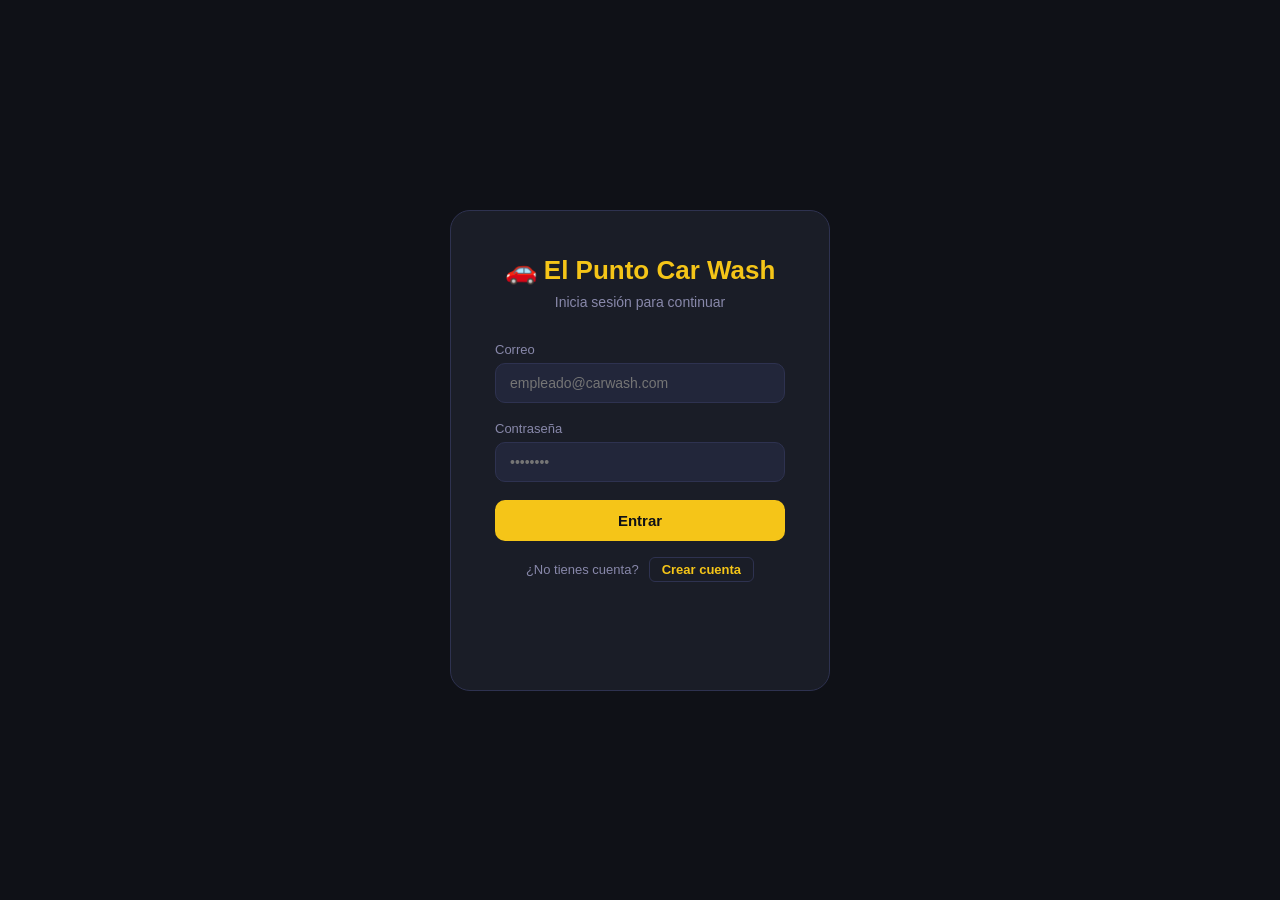
<file: carwash/index.html>
<!DOCTYPE html>
<html lang="es">
<head>
  <meta charset="UTF-8">
  <meta name="viewport" content="width=device-width, initial-scale=1.0">
  <title>Car Wash — Login</title>
  <link rel="stylesheet" href="css/styles.css">
</head>
<body class="login-page">

  <div class="login-card">
    <h1>🚗 El Punto Car Wash</h1>
    <p class="subtitle" id="login-subtitle">Inicia sesión para continuar</p>

    <div class="form-group">
      <label>Correo</label>
      <input type="email" id="email" placeholder="empleado@carwash.com">
    </div>

    <div class="form-group">
      <label>Contraseña</label>
      <input type="password" id="password" placeholder="••••••••">
    </div>

    <button id="btn-principal">Entrar</button>

    <div class="login-separador">
      <span>¿No tienes cuenta?</span>
      <button id="btn-toggle" class="btn-toggle">Crear cuenta</button>
    </div>

    <p id="error-msg" class="error-msg"></p>
    <p id="success-msg" class="success-msg"></p>
  </div>

  <script type="module">
    import { supabase } from './js/supabaseClient.js';

    let modo = 'login'; // 'login' o 'registro'

    const btnPrincipal = document.getElementById('btn-principal');
    const btnToggle    = document.getElementById('btn-toggle');
    const errMsg       = document.getElementById('error-msg');
    const okMsg        = document.getElementById('success-msg');
    const subtitle     = document.getElementById('login-subtitle');

    // Alternar entre login y registro
    btnToggle.addEventListener('click', () => {
      errMsg.textContent = '';
      okMsg.textContent  = '';
      if (modo === 'login') {
        modo = 'registro';
        subtitle.textContent    = 'Crea tu cuenta';
        btnPrincipal.textContent = 'Crear cuenta';
        btnToggle.textContent   = 'Ya tengo cuenta';
      } else {
        modo = 'login';
        subtitle.textContent    = 'Inicia sesión para continuar';
        btnPrincipal.textContent = 'Entrar';
        btnToggle.textContent   = 'Crear cuenta';
      }
    });

    // Acción principal
    btnPrincipal.addEventListener('click', async () => {
      const email    = document.getElementById('email').value.trim();
      const password = document.getElementById('password').value;
      errMsg.textContent = '';
      okMsg.textContent  = '';

      if (!email || !password) {
        errMsg.textContent = 'Ingresa correo y contraseña';
        return;
      }

      if (modo === 'login') {
        const { error } = await supabase.auth.signInWithPassword({ email, password });
        if (error) {
          errMsg.textContent = 'Correo o contraseña incorrectos';
        } else {
          window.location.href = 'cobro.html';
        }
      } else {
        const { error } = await supabase.auth.signUp({ email, password });
        if (error) {
          errMsg.textContent = 'Error al crear cuenta: ' + error.message;
        } else {
          okMsg.textContent = '✅ Cuenta creada, ya puedes iniciar sesión';
          modo = 'login';
          subtitle.textContent     = 'Inicia sesión para continuar';
          btnPrincipal.textContent = 'Entrar';
          btnToggle.textContent    = 'Crear cuenta';
        }
      }
    });
  </script>

</body>
</html>
</file>
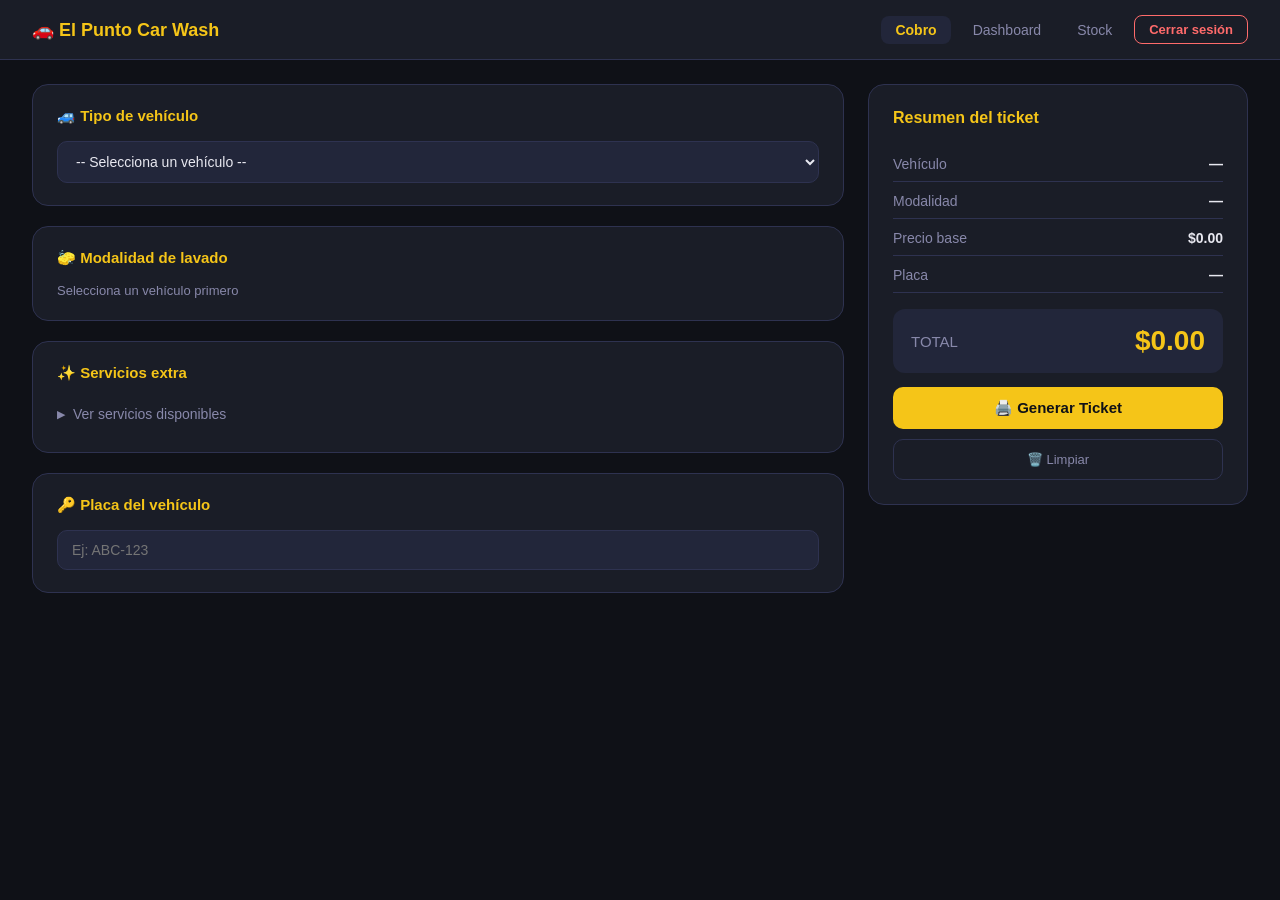
<file: carwash/cobro.html>
<!DOCTYPE html>
<html lang="es">
<head>
  <meta charset="UTF-8">
  <meta name="viewport" content="width=device-width, initial-scale=1.0">
  <title>Car Wash — Cobro</title>
  <link rel="stylesheet" href="css/styles.css">
</head>
<body class="cobro-page">

  <!-- NAVBAR -->
  <nav class="navbar">
    <div class="navbar-brand">🚗 El Punto Car Wash</div>
    <div class="navbar-links">
      <a href="cobro.html" class="nav-link activo">Cobro</a>
      <a href="dashboard.html" class="nav-link">Dashboard</a>
      <a href="stock.html" class="nav-link">Stock</a>
      <button id="btn-logout" class="btn-logout">Cerrar sesión</button>
    </div>
  </nav>

  <!-- LAYOUT PRINCIPAL -->
  <div class="cobro-layout">

    <!-- COLUMNA IZQUIERDA: opciones -->
    <div class="cobro-opciones">

      <div class="card">
        <h2>🚙 Tipo de vehículo</h2>
        <select id="select-categoria">
          <option value="">-- Selecciona un vehículo --</option>
        </select>
      </div>

      <div class="card">
        <h2>🧽 Modalidad de lavado</h2>
        <div id="modalidades" class="botones-grupo">
          <p class="hint">Selecciona un vehículo primero</p>
        </div>
      </div>

      <div class="card">
        <h2>✨ Servicios extra</h2>
        <details class="extras-dropdown">
          <summary>Ver servicios disponibles</summary>
          <div id="extras-lista" class="extras-grid"></div>
        </details>
      </div>

      <div class="card">
        <h2>🔑 Placa del vehículo</h2>
        <input type="text" id="input-placa" placeholder="Ej: ABC-123" maxlength="10">
      </div>

    </div>

    <!-- COLUMNA DERECHA: resumen -->
    <div class="cobro-resumen">
      <div class="resumen-card">

        <div class="resumen-header">
          <h2>Resumen del ticket</h2>
          <span id="resumen-hora" class="resumen-hora"></span>
        </div>

        <div class="resumen-body">
          <div class="resumen-fila" id="r-vehiculo-row">
            <span>Vehículo</span>
            <strong id="r-vehiculo">—</strong>
          </div>
          <div class="resumen-fila" id="r-modalidad-row">
            <span>Modalidad</span>
            <strong id="r-modalidad">—</strong>
          </div>
          <div class="resumen-fila">
            <span>Precio base</span>
            <strong id="r-base">$0.00</strong>
          </div>
          <div class="resumen-fila">
            <span>Placa</span>
            <strong id="r-placa">—</strong>
          </div>
        </div>

        <div class="resumen-extras" id="resumen-extras-section">
          <p class="extras-titulo">Extras seleccionados</p>
          <div id="r-extras-lista"></div>
        </div>

        <div class="resumen-total">
          <span>TOTAL</span>
          <strong id="total-display">$0.00</strong>
        </div>

        <button id="btn-generar" class="btn-generar">
          🖨️ Generar Ticket
        </button>

        <button id="btn-limpiar" class="btn-limpiar">
          🗑️ Limpiar
        </button>

      </div>
    </div>

  </div>

  <script type="module">
    import { supabase } from './js/supabaseClient.js';
    import { Vehiculo } from './js/Vehiculo.js';
    import { ServicioExtra } from './js/ServicioExtra.js';
    import { Ticket } from './js/Ticket.js';

    const { data: { session } } = await supabase.auth.getSession();
    if (!session) window.location.href = 'index.html';

    document.getElementById('btn-logout').addEventListener('click', async () => {
      await supabase.auth.signOut();
      window.location.href = 'index.html';
    });

    let vehiculoActual = null;
    let extrasSeleccionados = [];

    // Hora en tiempo real
    function actualizarHora() {
      document.getElementById('resumen-hora').textContent =
        new Date().toLocaleTimeString('es-MX');
    }
    actualizarHora();
    setInterval(actualizarHora, 1000);

    // Cargar categorías
    const { data: categorias } = await supabase.from('cat_categorias').select('*');
    const selectCat = document.getElementById('select-categoria');
    categorias.forEach(c => {
      const opt = document.createElement('option');
      opt.value = c.id_categoria;
      opt.textContent = c.nombre_tipo;
      selectCat.appendChild(opt);
    });

    // Cargar extras
    const { data: extras } = await supabase.from('cat_servicios_extras').select('*');
    const extrasLista = document.getElementById('extras-lista');
    extras.forEach(e => {
      const div = document.createElement('div');
      div.className = 'extra-item';
      div.innerHTML = `
        <label>
          <input type="checkbox" data-id="${e.id_extra}" data-precio="${e.precio_fijo}" data-desc="${e.descripcion}">
          <span class="extra-nombre">${e.descripcion}</span>
          <span class="extra-precio">$${parseFloat(e.precio_fijo).toFixed(2)}</span>
        </label>`;
      extrasLista.appendChild(div);
    });

    // Seleccionar categoría
    selectCat.addEventListener('change', async () => {
      const idCat = selectCat.value;
      if (!idCat) return;

      vehiculoActual = new Vehiculo(idCat, selectCat.options[selectCat.selectedIndex].text);
      vehiculoActual.precioBase = 0;
      vehiculoActual.modalidad  = null;

      document.getElementById('r-vehiculo').textContent = vehiculoActual.nombreTipo;
      document.getElementById('r-modalidad').textContent = '—';
      document.getElementById('r-base').textContent = '$0.00';

      const { data: precios } = await supabase
        .from('matriz_precios_base')
        .select('*')
        .eq('id_categoria', idCat);

      const contenedor = document.getElementById('modalidades');
      contenedor.innerHTML = '';
      precios.forEach(p => {
        const btn = document.createElement('button');
        btn.className = 'btn-modalidad';
        btn.innerHTML = `<span>${p.modalidad}</span><span class="modal-precio">$${parseFloat(p.monto).toFixed(2)}</span>`;
        btn.addEventListener('click', () => {
          document.querySelectorAll('.btn-modalidad').forEach(b => b.classList.remove('activo'));
          btn.classList.add('activo');
          vehiculoActual.setPrecioBase(parseFloat(p.monto), p.modalidad);
          document.getElementById('r-modalidad').textContent = p.modalidad;
          document.getElementById('r-base').textContent = '$' + parseFloat(p.monto).toFixed(2);
          actualizarTotal();
        });
        contenedor.appendChild(btn);
      });

      actualizarTotal();
    });

    // Extras
    document.getElementById('extras-lista').addEventListener('change', e => {
      if (!e.target.matches('input[type=checkbox]')) return;
      const { id, precio, desc } = e.target.dataset;
      if (e.target.checked) {
        extrasSeleccionados.push(new ServicioExtra(parseInt(id), desc, parseFloat(precio)));
      } else {
        extrasSeleccionados = extrasSeleccionados.filter(ex => ex.idExtra !== parseInt(id));
      }
      actualizarResumenExtras();
      actualizarTotal();
    });

    // Placa en resumen
    document.getElementById('input-placa').addEventListener('input', e => {
      document.getElementById('r-placa').textContent = e.target.value.toUpperCase() || '—';
    });

    function actualizarResumenExtras() {
      const lista = document.getElementById('r-extras-lista');
      lista.innerHTML = '';
      extrasSeleccionados.forEach(ex => {
        const div = document.createElement('div');
        div.className = 'resumen-extra-fila';
        div.innerHTML = `<span>${ex.descripcion}</span><span>$${ex.precioFijo.toFixed(2)}</span>`;
        lista.appendChild(div);
      });
      document.getElementById('resumen-extras-section').style.display =
        extrasSeleccionados.length ? 'block' : 'none';
    }

    function actualizarTotal() {
      if (!vehiculoActual || !vehiculoActual.precioBase) return;
      const ticket = new Ticket(vehiculoActual, '');
      extrasSeleccionados.forEach(ex => ticket.agregarExtra(ex));
      document.getElementById('total-display').textContent =
        '$' + ticket.calcularTotal().toFixed(2);
    }

    // Limpiar
    document.getElementById('btn-limpiar').addEventListener('click', () => {
      selectCat.value = '';
      document.getElementById('modalidades').innerHTML = '<p class="hint">Selecciona un vehículo primero</p>';
      document.getElementById('input-placa').value = '';
      document.querySelectorAll('#extras-lista input[type=checkbox]').forEach(c => c.checked = false);
      vehiculoActual = null;
      extrasSeleccionados = [];
      document.getElementById('r-vehiculo').textContent = '—';
      document.getElementById('r-modalidad').textContent = '—';
      document.getElementById('r-base').textContent = '$0.00';
      document.getElementById('r-placa').textContent = '—';
      document.getElementById('r-extras-lista').innerHTML = '';
      document.getElementById('resumen-extras-section').style.display = 'none';
      document.getElementById('total-display').textContent = '$0.00';
    });

    // Generar ticket
    document.getElementById('btn-generar').addEventListener('click', async () => {
      const placa = document.getElementById('input-placa').value.trim();
      if (!vehiculoActual || !vehiculoActual.precioBase) return alert('Selecciona vehículo y modalidad');
      if (!placa) return alert('Ingresa la placa del vehículo');

      const ticket = new Ticket(vehiculoActual, placa);
      extrasSeleccionados.forEach(ex => ticket.agregarExtra(ex));

      try {
        const resultado = await ticket.guardarEnSupabase(supabase);
        localStorage.setItem('ultimo_ticket', JSON.stringify({
          folio:     resultado.folio,
          fecha:     resultado.fecha_hora,
          placa,
          vehiculo:  vehiculoActual.nombreTipo,
          modalidad: vehiculoActual.modalidad,
          precioBase: vehiculoActual.precioBase,
          extras:    extrasSeleccionados,
          total:     ticket.calcularTotal()
        }));
        window.location.href = 'ticket.html';
      } catch (err) {
        alert('Error al guardar: ' + err.message);
      }
    });
  </script>

</body>
</html>
</file>
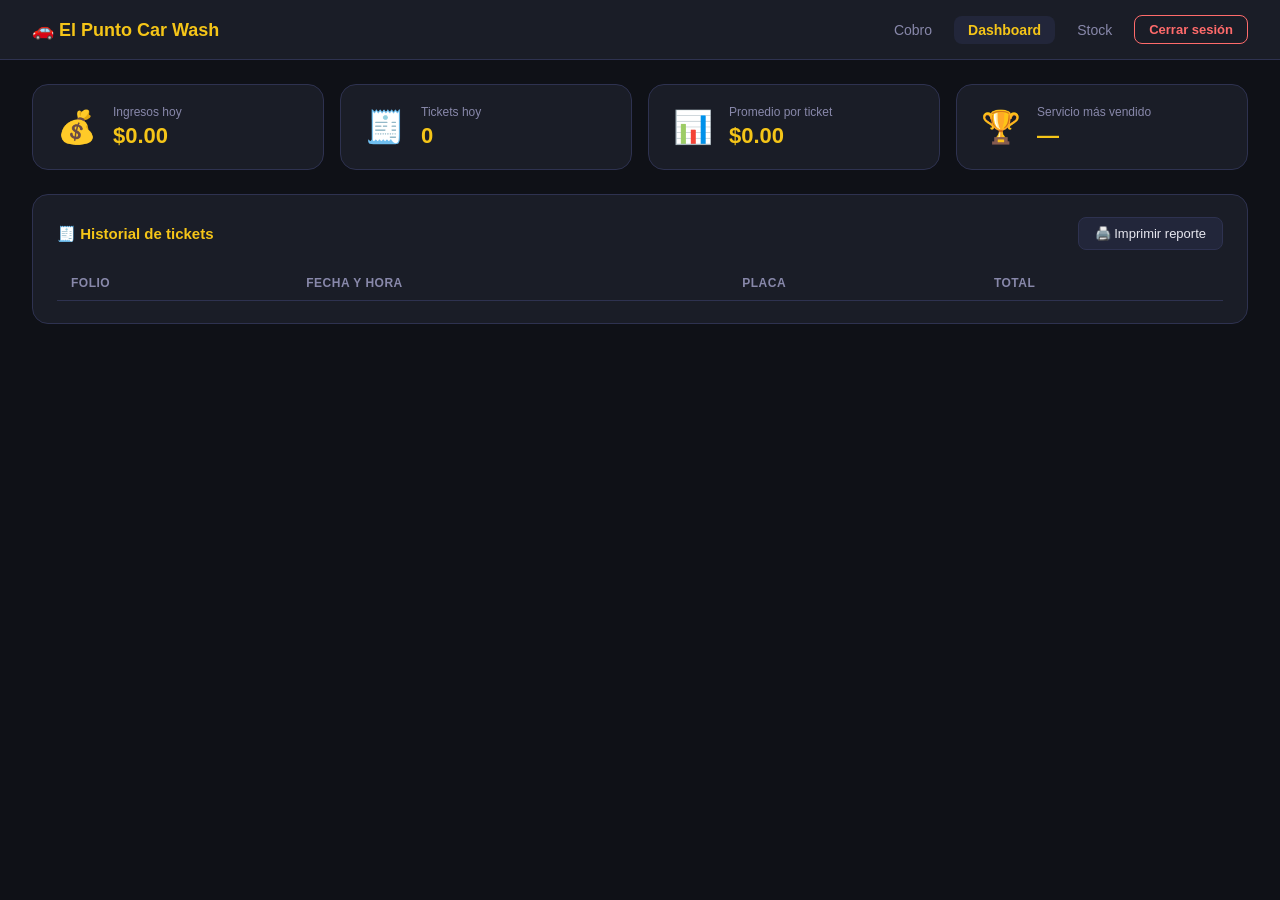
<file: carwash/dashboard.html>
<!DOCTYPE html>
<html lang="es">
<head>
  <meta charset="UTF-8">
  <meta name="viewport" content="width=device-width, initial-scale=1.0">
  <title>Car Wash — Dashboard</title>
  <link rel="stylesheet" href="css/styles.css">
</head>
<body class="cobro-page">

  <nav class="navbar">
    <div class="navbar-brand">🚗 El Punto Car Wash</div>
    <div class="navbar-links">
      <a href="cobro.html" class="nav-link">Cobro</a>
      <a href="dashboard.html" class="nav-link activo">Dashboard</a>
      <a href="stock.html" class="nav-link">Stock</a>
      <button id="btn-logout" class="btn-logout">Cerrar sesión</button>
    </div>
  </nav>

  <div class="dash-layout">

    <!-- TARJETAS RESUMEN -->
    <div class="dash-cards">
      <div class="dash-card">
        <span class="dash-icon">💰</span>
        <div>
          <p class="dash-label">Ingresos hoy</p>
          <strong id="ingresos-hoy">$0.00</strong>
        </div>
      </div>
      <div class="dash-card">
        <span class="dash-icon">🧾</span>
        <div>
          <p class="dash-label">Tickets hoy</p>
          <strong id="tickets-hoy">0</strong>
        </div>
      </div>
      <div class="dash-card">
        <span class="dash-icon">📊</span>
        <div>
          <p class="dash-label">Promedio por ticket</p>
          <strong id="promedio-hoy">$0.00</strong>
        </div>
      </div>
      <div class="dash-card">
        <span class="dash-icon">🏆</span>
        <div>
          <p class="dash-label">Servicio más vendido</p>
          <strong id="top-servicio">—</strong>
        </div>
      </div>
    </div>

    <!-- HISTORIAL Y REPORTE -->
    <div class="dash-main">

      <!-- Historial -->
      <div class="card">
        <div class="card-header-row">
          <h2>🧾 Historial de tickets</h2>
          <button id="btn-reporte" class="btn-reporte">🖨️ Imprimir reporte</button>
        </div>
        <div class="tabla-container">
          <table class="tabla-tickets">
            <thead>
              <tr>
                <th>Folio</th>
                <th>Fecha y hora</th>
                <th>Placa</th>
                <th>Total</th>
              </tr>
            </thead>
            <tbody id="tabla-body"></tbody>
          </table>
        </div>
      </div>

    </div>
  </div>

  <!-- REPORTE IMPRIMIBLE (oculto) -->
  <div id="reporte-print" class="reporte-print">
    <h2>🚗 El Punto Car Wash — Reporte del turno</h2>
    <p id="reporte-fecha"></p>
    <hr>
    <table class="tabla-tickets">
      <thead>
        <tr><th>Folio</th><th>Fecha</th><th>Placa</th><th>Total</th></tr>
      </thead>
      <tbody id="reporte-body"></tbody>
    </table>
    <hr>
    <p><strong>Total del turno: <span id="reporte-total"></span></strong></p>
    <p>Tickets generados: <span id="reporte-count"></span></p>
  </div>

  <script type="module">
    import { supabase } from './js/supabaseClient.js';

    const { data: { session } } = await supabase.auth.getSession();
    if (!session) window.location.href = 'index.html';

    document.getElementById('btn-logout').addEventListener('click', async () => {
      await supabase.auth.signOut();
      window.location.href = 'index.html';
    });

    // Fecha de hoy
    const hoy = new Date();
    const inicio = new Date(hoy.getFullYear(), hoy.getMonth(), hoy.getDate()).toISOString();
    const fin    = new Date(hoy.getFullYear(), hoy.getMonth(), hoy.getDate(), 23, 59, 59).toISOString();

    // Cargar tickets de hoy
    const { data: tickets } = await supabase
      .from('tickets_venta')
      .select('*')
      .gte('fecha_hora', inicio)
      .lte('fecha_hora', fin)
      .order('fecha_hora', { ascending: false });

    // Tarjetas resumen
    const total = tickets.reduce((acc, t) => acc + parseFloat(t.total_final), 0);
    const count = tickets.length;
    document.getElementById('ingresos-hoy').textContent = '$' + total.toFixed(2);
    document.getElementById('tickets-hoy').textContent  = count;
    document.getElementById('promedio-hoy').textContent = count
      ? '$' + (total / count).toFixed(2) : '$0.00';

    // Servicio más vendido
    const { data: detalles } = await supabase
      .from('detalle_extras_ticket')
      .select('id_extra, cat_servicios_extras(descripcion)');

    if (detalles && detalles.length > 0) {
      const conteo = {};
      detalles.forEach(d => {
        const nombre = d.cat_servicios_extras?.descripcion || 'Extra';
        conteo[nombre] = (conteo[nombre] || 0) + 1;
      });
      const top = Object.entries(conteo).sort((a, b) => b[1] - a[1])[0];
      document.getElementById('top-servicio').textContent = top ? top[0] : '—';
    }

    // Tabla historial
    const tbody = document.getElementById('tabla-body');
    tickets.forEach(t => {
      const tr = document.createElement('tr');
      const fecha = new Date(t.fecha_hora).toLocaleString('es-MX');
      tr.innerHTML = `
        <td>#${String(t.folio).padStart(4,'0')}</td>
        <td>${fecha}</td>
        <td>${t.placa?.toUpperCase() || '—'}</td>
        <td class="monto">$${parseFloat(t.total_final).toFixed(2)}</td>`;
      tbody.appendChild(tr);
    });

    // Reporte imprimible
    document.getElementById('btn-reporte').addEventListener('click', () => {
      const rbody = document.getElementById('reporte-body');
      rbody.innerHTML = '';
      tickets.forEach(t => {
        const tr = document.createElement('tr');
        tr.innerHTML = `
          <td>#${String(t.folio).padStart(4,'0')}</td>
          <td>${new Date(t.fecha_hora).toLocaleString('es-MX')}</td>
          <td>${t.placa?.toUpperCase() || '—'}</td>
          <td>$${parseFloat(t.total_final).toFixed(2)}</td>`;
        rbody.appendChild(tr);
      });
      document.getElementById('reporte-fecha').textContent =
        'Fecha: ' + hoy.toLocaleDateString('es-MX', { weekday:'long', year:'numeric', month:'long', day:'numeric' });
      document.getElementById('reporte-total').textContent = '$' + total.toFixed(2);
      document.getElementById('reporte-count').textContent = count;
      window.print();
    });
  </script>

</body>
</html>
</file>
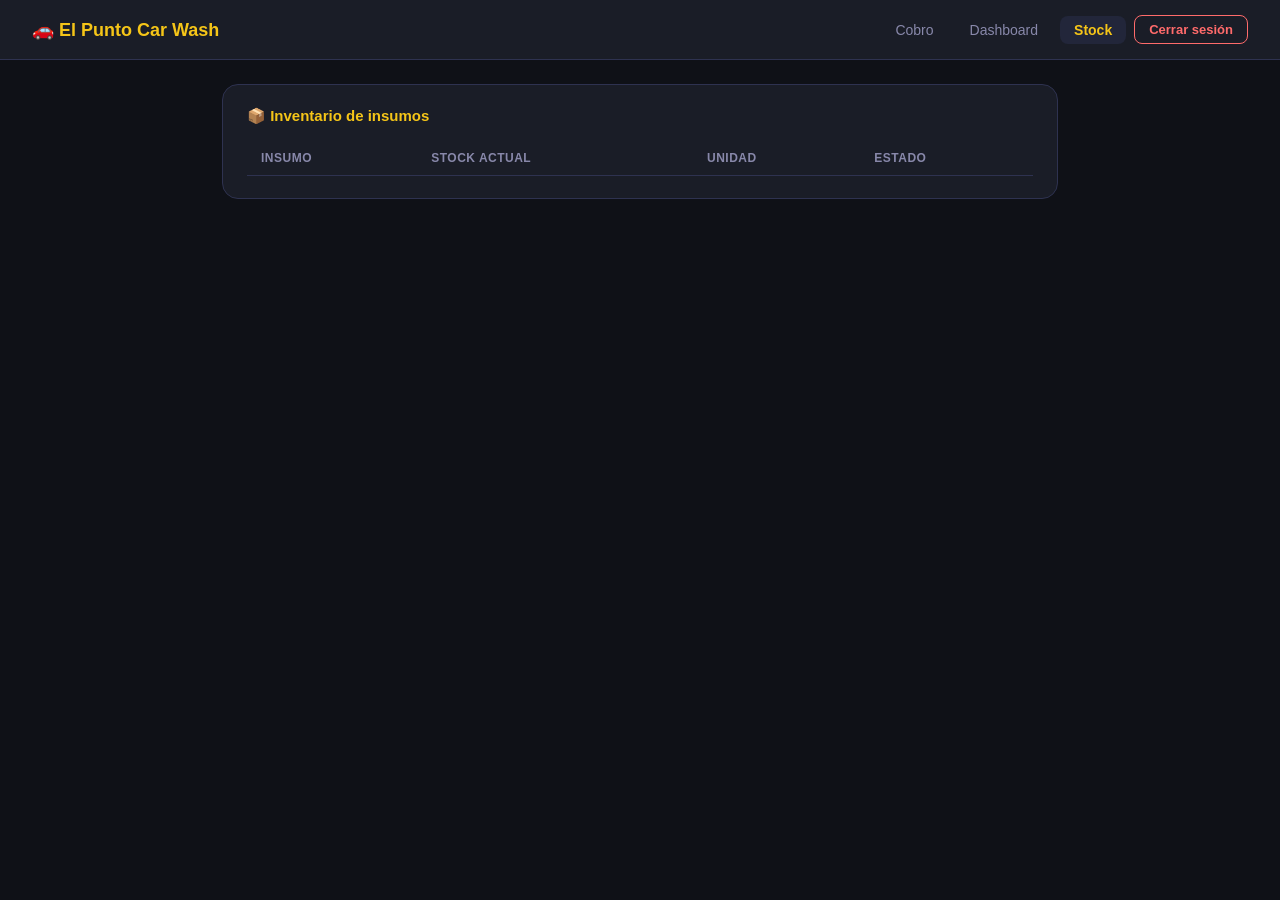
<file: carwash/stock.html>
<!DOCTYPE html>
<html lang="es">
<head>
  <meta charset="UTF-8">
  <meta name="viewport" content="width=device-width, initial-scale=1.0">
  <title>Car Wash — Stock</title>
  <link rel="stylesheet" href="css/styles.css">
</head>
<body class="cobro-page">

  <nav class="navbar">
    <div class="navbar-brand">🚗 El Punto Car Wash</div>
    <div class="navbar-links">
      <a href="cobro.html" class="nav-link">Cobro</a>
      <a href="dashboard.html" class="nav-link">Dashboard</a>
      <a href="stock.html" class="nav-link activo">Stock</a>
      <button id="btn-logout" class="btn-logout">Cerrar sesión</button>
    </div>
  </nav>

  <div class="stock-layout">
    <div class="card">
      <h2>📦 Inventario de insumos</h2>
      <div class="tabla-container">
        <table class="tabla-tickets">
          <thead>
            <tr>
              <th>Insumo</th>
              <th>Stock actual</th>
              <th>Unidad</th>
              <th>Estado</th>
            </tr>
          </thead>
          <tbody id="stock-body"></tbody>
        </table>
      </div>
    </div>
  </div>

  <script type="module">
    import { supabase } from './js/supabaseClient.js';

    const { data: { session } } = await supabase.auth.getSession();
    if (!session) window.location.href = 'index.html';

    document.getElementById('btn-logout').addEventListener('click', async () => {
      await supabase.auth.signOut();
      window.location.href = 'index.html';
    });

    const { data: insumos } = await supabase.from('insumos').select('*').order('nombre');

    const tbody = document.getElementById('stock-body');
    insumos.forEach(i => {
      const bajo = parseFloat(i.stock_actual) <= parseFloat(i.stock_minimo);
      const tr = document.createElement('tr');
      tr.innerHTML = `
        <td>${i.nombre}</td>
        <td>${parseFloat(i.stock_actual).toLocaleString('es-MX')}</td>
        <td>${i.unidad}</td>
        <td><span class="badge ${bajo ? 'badge-danger' : 'badge-ok'}">${bajo ? '⚠️ Stock bajo' : '✅ OK'}</span></td>`;
      tbody.appendChild(tr);
    });
  </script>

</body>
</html>
</file>
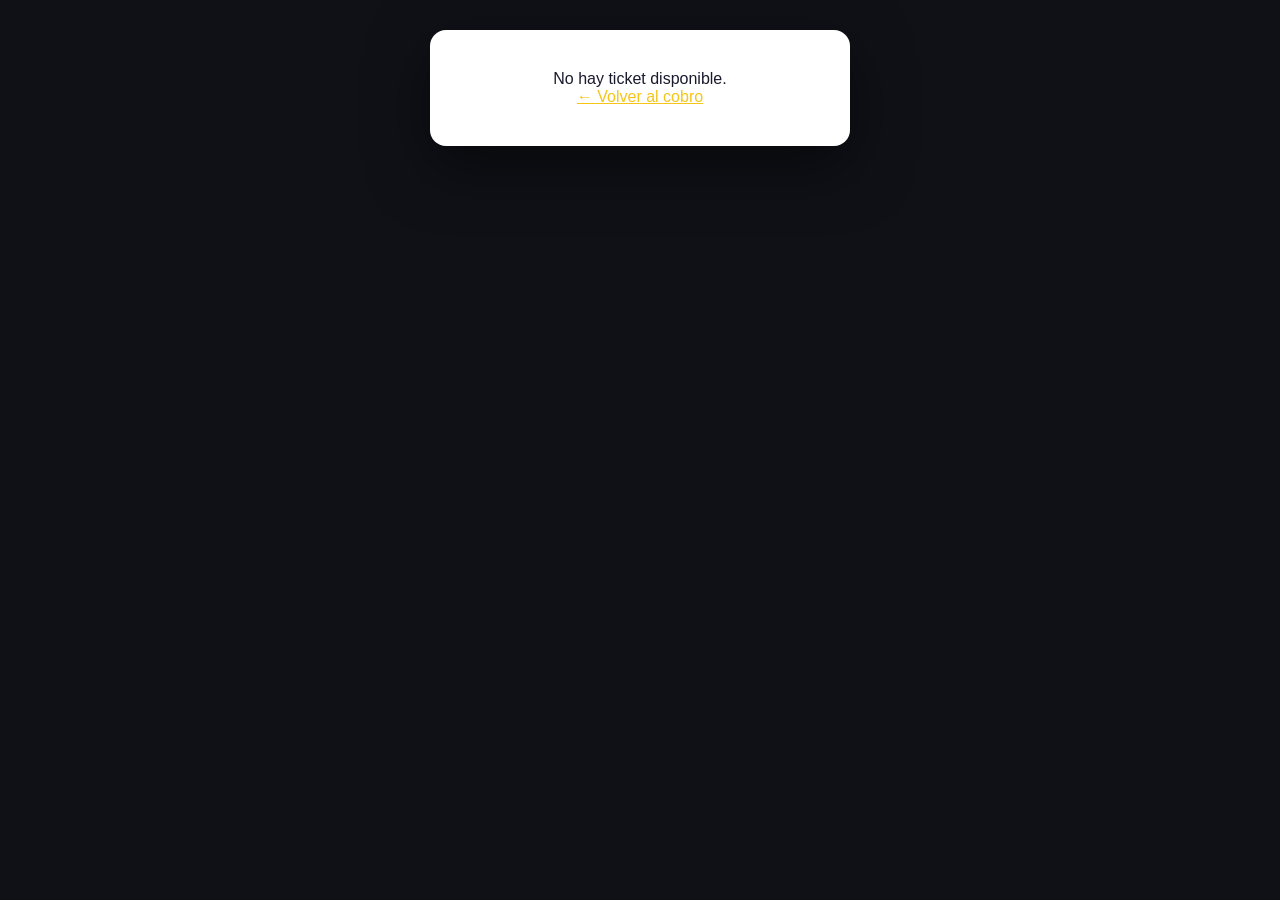
<file: carwash/ticket.html>
<!DOCTYPE html>
<html lang="es">
<head>
  <meta charset="UTF-8">
  <meta name="viewport" content="width=device-width, initial-scale=1.0">
  <title>Car Wash — Ticket</title>
  <link rel="stylesheet" href="css/styles.css">
</head>
<body class="ticket-page">

  <div class="ticket-container">

    <div class="ticket-header">
      <h1>🚗 El Punto Car Wash</h1>
      <p class="ticket-subtitle">Comprobante de servicio</p>
    </div>

    <div class="ticket-folio">
      <span>FOLIO</span>
      <strong id="t-folio">#000</strong>
    </div>

    <div class="ticket-body">
      <div class="ticket-fila">
        <span>Fecha y hora</span>
        <strong id="t-fecha"></strong>
      </div>
      <div class="ticket-fila">
        <span>Placa</span>
        <strong id="t-placa"></strong>
      </div>
      <div class="ticket-fila">
        <span>Vehículo</span>
        <strong id="t-vehiculo"></strong>
      </div>
      <div class="ticket-fila">
        <span>Modalidad</span>
        <strong id="t-modalidad"></strong>
      </div>
      <div class="ticket-fila">
        <span>Precio base</span>
        <strong id="t-base"></strong>
      </div>
    </div>

    <div class="ticket-extras" id="ticket-extras-section">
      <p class="extras-titulo">Servicios extra</p>
      <div id="t-extras-lista"></div>
    </div>

    <div class="ticket-total">
      <span>TOTAL</span>
      <strong id="t-total"></strong>
    </div>

    <div class="ticket-acciones">
      <button onclick="window.print()">🖨️ Imprimir</button>
      <button class="btn-secundario" onclick="window.location.href='cobro.html'">➕ Nuevo ticket</button>
    </div>

  </div>

  <script>
    const data = JSON.parse(localStorage.getItem('ultimo_ticket'));

    if (!data) {
      document.querySelector('.ticket-container').innerHTML = `
        <div style="padding:40px;text-align:center;color:#1a1a2e">
          <p>No hay ticket disponible.</p>
          <a href="cobro.html" style="color:#f5c518">← Volver al cobro</a>
        </div>`;
    } else {
      document.getElementById('t-folio').textContent     = '#' + String(data.folio).padStart(4, '0');
      document.getElementById('t-placa').textContent     = data.placa.toUpperCase();
      document.getElementById('t-vehiculo').textContent  = data.vehiculo;
      document.getElementById('t-modalidad').textContent = data.modalidad;
      document.getElementById('t-base').textContent      = '$' + parseFloat(data.precioBase).toFixed(2);
      document.getElementById('t-total').textContent     = '$' + parseFloat(data.total).toFixed(2);

      const fecha = new Date(data.fecha);
      document.getElementById('t-fecha').textContent = fecha.toLocaleString('es-MX');

      const listaExtras = document.getElementById('t-extras-lista');
      if (data.extras && data.extras.length > 0) {
        data.extras.forEach(e => {
          const div = document.createElement('div');
          div.className = 'ticket-fila';
          div.innerHTML = `<span>${e.descripcion}</span><strong>$${parseFloat(e.precioFijo).toFixed(2)}</strong>`;
          listaExtras.appendChild(div);
        });
      } else {
        document.getElementById('ticket-extras-section').style.display = 'none';
      }

      setTimeout(() => {
        window.print();
      }, 800);
    }
  </script>

</body>
</html>
</file>
<file: carwash/css/styles.css>
* {
  margin: 0;
  padding: 0;
  box-sizing: border-box;
  font-family: 'Segoe UI', sans-serif;
}

:root {
  --bg:        #0f1117;
  --surface:   #1a1d27;
  --surface2:  #22263a;
  --border:    #2e3250;
  --accent:    #f5c518;
  --accent2:   #e0b015;
  --text:      #e8e8f0;
  --muted:     #8888aa;
  --danger:    #ff6b6b;
  --success:   #4ade80;
}

body {
  background: var(--bg);
  color: var(--text);
  min-height: 100vh;
}

/* ─── NAVBAR ─── */
.navbar {
  display: flex;
  justify-content: space-between;
  align-items: center;
  background: var(--surface);
  border-bottom: 1px solid var(--border);
  padding: 0 32px;
  height: 60px;
  position: sticky;
  top: 0;
  z-index: 100;
}

.navbar-brand {
  font-size: 18px;
  font-weight: 700;
  color: var(--accent);
}

.navbar-links {
  display: flex;
  align-items: center;
  gap: 8px;
}

.nav-link {
  color: var(--muted);
  text-decoration: none;
  padding: 6px 14px;
  border-radius: 8px;
  font-size: 14px;
  transition: all 0.2s;
}

.nav-link:hover { color: var(--text); background: var(--surface2); }
.nav-link.activo { color: var(--accent); background: var(--surface2); font-weight: 600; }

.btn-logout {
  background: transparent;
  border: 1px solid var(--danger);
  color: var(--danger);
  padding: 6px 14px;
  border-radius: 8px;
  font-size: 13px;
  cursor: pointer;
  transition: all 0.2s;
  width: auto;
}

.btn-logout:hover { background: var(--danger); color: #fff; }

/* ─── LOGIN ─── */
.login-page {
  display: flex;
  align-items: center;
  justify-content: center;
}

.login-card {
  background: var(--surface);
  padding: 44px;
  border-radius: 20px;
  width: 380px;
  text-align: center;
  border: 1px solid var(--border);
}

.login-card h1 { font-size: 26px; color: var(--accent); margin-bottom: 8px; }
.subtitle { color: var(--muted); margin-bottom: 32px; font-size: 14px; }

.form-group { text-align: left; margin-bottom: 18px; }
.form-group label { display: block; margin-bottom: 6px; font-size: 13px; color: var(--muted); }
.form-group input, input, select {
  width: 100%;
  padding: 11px 14px;
  border-radius: 10px;
  border: 1px solid var(--border);
  background: var(--surface2);
  color: var(--text);
  font-size: 14px;
  outline: none;
  transition: border 0.2s;
}
input:focus, select:focus { border-color: var(--accent); }

button {
  width: 100%;
  padding: 12px;
  background: var(--accent);
  color: var(--bg);
  border: none;
  border-radius: 10px;
  font-size: 15px;
  font-weight: 700;
  cursor: pointer;
  transition: background 0.2s;
}
button:hover { background: var(--accent2); }

.error-msg { color: var(--danger); margin-top: 12px; font-size: 13px; min-height: 20px; }

.login-separador {
  display: flex;
  align-items: center;
  justify-content: center;
  gap: 10px;
  margin-top: 16px;
  font-size: 13px;
  color: var(--muted);
}

.btn-toggle {
  width: auto;
  padding: 4px 12px;
  background: transparent;
  border: 1px solid var(--border);
  color: var(--accent);
  font-size: 13px;
  font-weight: 600;
  border-radius: 6px;
}

.btn-toggle:hover { background: var(--surface2); }

.success-msg {
  color: var(--success);
  margin-top: 12px;
  font-size: 13px;
  min-height: 20px;
}

/* ─── LAYOUT COBRO ─── */
.cobro-page { min-height: 100vh; }

.cobro-layout {
  display: grid;
  grid-template-columns: 1fr 380px;
  gap: 24px;
  padding: 24px 32px;
  max-width: 1400px;
  margin: 0 auto;
}

.cobro-opciones { display: flex; flex-direction: column; gap: 20px; }

/* ─── CARDS ─── */
.card {
  background: var(--surface);
  border: 1px solid var(--border);
  border-radius: 16px;
  padding: 22px 24px;
}

.card h2 {
  font-size: 15px;
  color: var(--accent);
  margin-bottom: 16px;
  font-weight: 600;
}

.card-header-row {
  display: flex;
  justify-content: space-between;
  align-items: center;
  margin-bottom: 16px;
}

.card-header-row h2 { margin-bottom: 0; }
.hint { color: var(--muted); font-size: 13px; }

/* ─── MODALIDADES ─── */
.botones-grupo { display: flex; flex-wrap: wrap; gap: 10px; }

.btn-modalidad {
  width: auto;
  padding: 10px 18px;
  background: var(--surface2);
  color: var(--text);
  font-size: 13px;
  font-weight: 500;
  border-radius: 10px;
  border: 1px solid var(--border);
  display: flex;
  flex-direction: column;
  align-items: center;
  gap: 4px;
}

.btn-modalidad:hover { border-color: var(--accent); color: var(--accent); background: var(--surface2); }

.btn-modalidad.activo {
  background: var(--accent);
  color: var(--bg);
  border-color: var(--accent);
  font-weight: 700;
}

.modal-precio { font-size: 15px; font-weight: 700; }

/* ─── EXTRAS DROPDOWN ─── */
.extras-dropdown summary {
  cursor: pointer;
  color: var(--muted);
  font-size: 14px;
  padding: 8px 0;
  list-style: none;
  display: flex;
  align-items: center;
  gap: 8px;
}

.extras-dropdown summary::before { content: '▶'; font-size: 11px; transition: transform 0.2s; }
.extras-dropdown[open] summary::before { transform: rotate(90deg); }
.extras-dropdown summary:hover { color: var(--text); }

.extras-grid {
  display: grid;
  grid-template-columns: repeat(auto-fill, minmax(180px, 1fr));
  gap: 10px;
  margin-top: 14px;
}

.extra-item {
  background: var(--surface2);
  border-radius: 10px;
  padding: 10px 14px;
  border: 1px solid var(--border);
  transition: border 0.2s;
}

.extra-item:hover { border-color: var(--accent); }

.extra-item label {
  display: flex;
  align-items: center;
  gap: 8px;
  cursor: pointer;
  font-size: 13px;
}

.extra-nombre { flex: 1; }
.extra-precio { color: var(--accent); font-weight: 700; font-size: 13px; }

/* ─── RESUMEN ─── */
.cobro-resumen { position: sticky; top: 84px; height: fit-content; }

.resumen-card {
  background: var(--surface);
  border: 1px solid var(--border);
  border-radius: 16px;
  padding: 24px;
}

.resumen-header {
  display: flex;
  justify-content: space-between;
  align-items: center;
  margin-bottom: 20px;
}

.resumen-header h2 { font-size: 16px; color: var(--accent); }
.resumen-hora { font-size: 13px; color: var(--muted); font-variant-numeric: tabular-nums; }

.resumen-body { display: flex; flex-direction: column; gap: 2px; margin-bottom: 16px; }

.resumen-fila {
  display: flex;
  justify-content: space-between;
  padding: 9px 0;
  border-bottom: 1px solid var(--border);
  font-size: 14px;
}

.resumen-fila span { color: var(--muted); }
.resumen-fila strong { color: var(--text); }

.resumen-extras { margin-bottom: 16px; display: none; }
.extras-titulo { font-size: 11px; text-transform: uppercase; color: var(--muted); margin-bottom: 8px; letter-spacing: 1px; }

.resumen-extra-fila {
  display: flex;
  justify-content: space-between;
  font-size: 13px;
  padding: 5px 0;
  color: var(--muted);
  border-bottom: 1px dashed var(--border);
}

.resumen-total {
  display: flex;
  justify-content: space-between;
  align-items: center;
  background: var(--surface2);
  border-radius: 12px;
  padding: 16px 18px;
  margin-bottom: 14px;
  font-size: 15px;
  color: var(--muted);
}

#total-display {
  color: var(--accent);
  font-size: 28px;
  font-weight: 800;
}

.btn-generar {
  background: var(--accent);
  color: var(--bg);
  font-weight: 700;
  font-size: 15px;
  border-radius: 10px;
  margin-bottom: 10px;
}

.btn-limpiar {
  background: transparent;
  border: 1px solid var(--border);
  color: var(--muted);
  font-size: 13px;
  font-weight: 500;
  border-radius: 10px;
}

.btn-limpiar:hover { border-color: var(--danger); color: var(--danger); background: transparent; }

/* ─── DASHBOARD ─── */
.dash-layout { padding: 24px 32px; max-width: 1400px; margin: 0 auto; }

.dash-cards {
  display: grid;
  grid-template-columns: repeat(4, 1fr);
  gap: 16px;
  margin-bottom: 24px;
}

.dash-card {
  background: var(--surface);
  border: 1px solid var(--border);
  border-radius: 16px;
  padding: 20px 24px;
  display: flex;
  align-items: center;
  gap: 16px;
}

.dash-icon { font-size: 32px; }
.dash-label { font-size: 12px; color: var(--muted); margin-bottom: 4px; }
.dash-card strong { font-size: 22px; color: var(--accent); }

.dash-main { display: flex; flex-direction: column; gap: 20px; }

.tabla-container { overflow-x: auto; }

.tabla-tickets {
  width: 100%;
  border-collapse: collapse;
  font-size: 14px;
}

.tabla-tickets th {
  text-align: left;
  padding: 10px 14px;
  color: var(--muted);
  font-size: 12px;
  text-transform: uppercase;
  letter-spacing: 0.5px;
  border-bottom: 1px solid var(--border);
}

.tabla-tickets td {
  padding: 12px 14px;
  border-bottom: 1px solid var(--border);
}

.tabla-tickets tr:hover td { background: var(--surface2); }
.monto { color: var(--accent); font-weight: 700; }

.btn-reporte {
  width: auto;
  padding: 8px 16px;
  font-size: 13px;
  border-radius: 8px;
  background: var(--surface2);
  color: var(--text);
  border: 1px solid var(--border);
  font-weight: 500;
}

.btn-reporte:hover { border-color: var(--accent); color: var(--accent); background: var(--surface2); }

/* ─── STOCK ─── */
.stock-layout { padding: 24px 32px; max-width: 900px; margin: 0 auto; }

.badge {
  padding: 4px 10px;
  border-radius: 20px;
  font-size: 12px;
  font-weight: 600;
}

.badge-ok { background: #14532d; color: var(--success); }
.badge-danger { background: #450a0a; color: var(--danger); }

/* ─── TICKET ─── */
.ticket-page { padding: 30px 20px; }

.ticket-container {
  background: #fff;
  color: #1a1a2e;
  max-width: 420px;
  margin: 0 auto;
  border-radius: 16px;
  overflow: hidden;
  font-family: 'Courier New', monospace;
  box-shadow: 0 20px 60px rgba(0,0,0,0.5);
}

.ticket-header {
  background: #1a1a2e;
  color: var(--accent);
  text-align: center;
  padding: 24px 20px 16px;
}

.ticket-header h1 { font-size: 20px; }
.ticket-subtitle { font-size: 12px; color: #aaa; margin-top: 4px; }

.ticket-folio {
  display: flex;
  justify-content: space-between;
  align-items: center;
  background: var(--accent);
  color: #1a1a2e;
  padding: 10px 20px;
  font-size: 14px;
}

.ticket-folio strong { font-size: 18px; }
.ticket-body { padding: 16px 20px 0; }

.ticket-fila {
  display: flex;
  justify-content: space-between;
  padding: 8px 0;
  border-bottom: 1px dashed #ddd;
  font-size: 13px;
}

.ticket-extras { padding: 12px 20px 0; }

.ticket-total {
  display: flex;
  justify-content: space-between;
  align-items: center;
  padding: 16px 20px;
  margin-top: 12px;
  background: #1a1a2e;
  color: #fff;
  font-size: 16px;
}

.ticket-total strong { color: var(--accent); font-size: 24px; }

.ticket-acciones {
  display: flex;
  gap: 10px;
  padding: 16px 20px;
  background: #f9f9f9;
}

.ticket-acciones button {
  flex: 1;
  padding: 12px;
  font-size: 13px;
  border-radius: 8px;
  background: #1a1a2e;
  color: #fff;
}

.btn-secundario { background: #0f3460 !important; }

/* ─── REPORTE IMPRIMIBLE ─── */
.reporte-print { display: none; }

/* ─── PRINT ─── */
@media print {
  /* Ocultar navegación y botones siempre */
  .navbar,
  .ticket-acciones,
  .btn-reporte,
  .dash-cards { display: none !important; }

  /* Si estamos en ticket.html — mostrar solo el ticket */
  .ticket-container {
    display: block !important;
    box-shadow: none !important;
    border-radius: 0 !important;
    max-width: 100% !important;
  }

  .ticket-header { background: #1a1a2e !important; -webkit-print-color-adjust: exact; print-color-adjust: exact; }
  .ticket-folio  { background: #f5c518 !important; -webkit-print-color-adjust: exact; print-color-adjust: exact; }
  .ticket-total  { background: #1a1a2e !important; -webkit-print-color-adjust: exact; print-color-adjust: exact; }

  /* Si estamos en dashboard.html — mostrar solo el reporte */
  .reporte-print {
    display: block !important;
    padding: 20px;
    color: #000;
    font-family: 'Courier New', monospace;
  }

  .reporte-print .tabla-tickets th,
  .reporte-print .tabla-tickets td { color: #000 !important; border-color: #ccc !important; }

  /* Ocultar todo excepto ticket o reporte */
  .cobro-layout,
  .dash-layout,
  .dash-main,
  .stock-layout { display: none !important; }

  body { background: #fff !important; }
}
</file>
